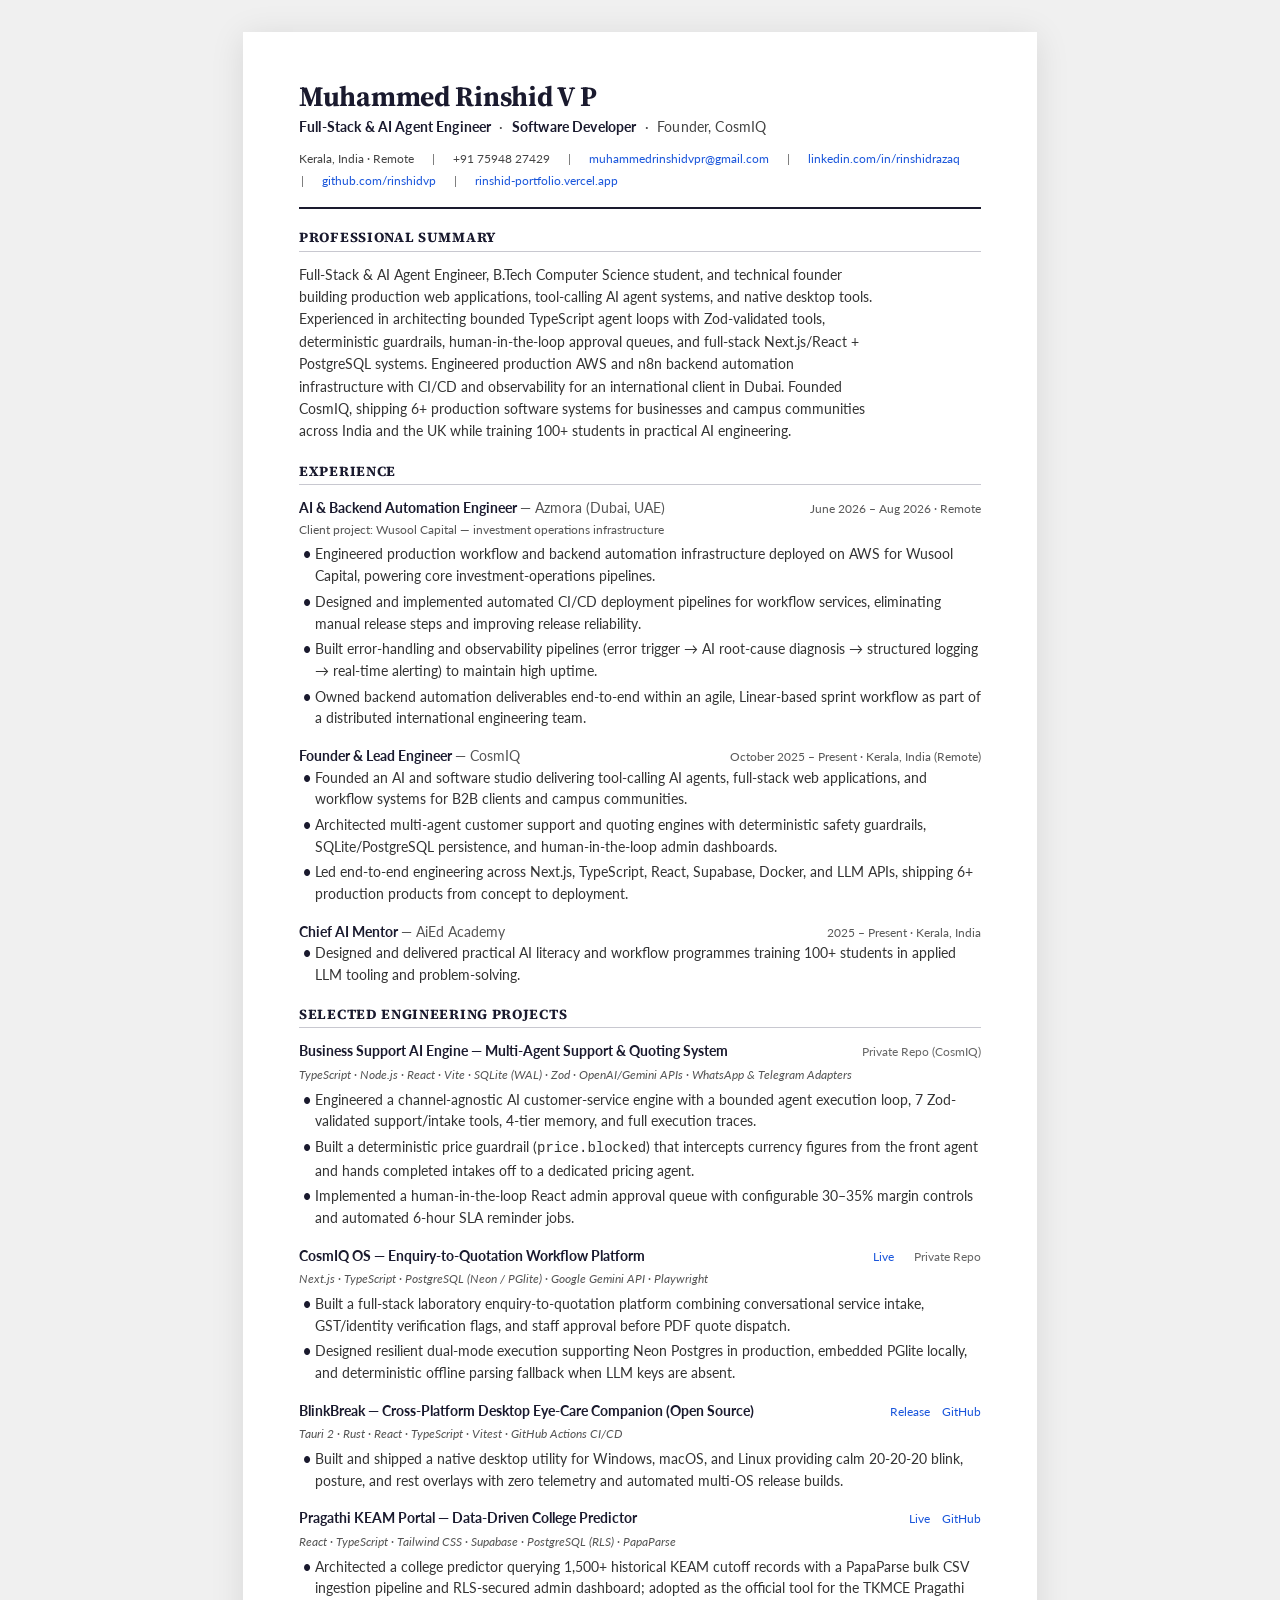
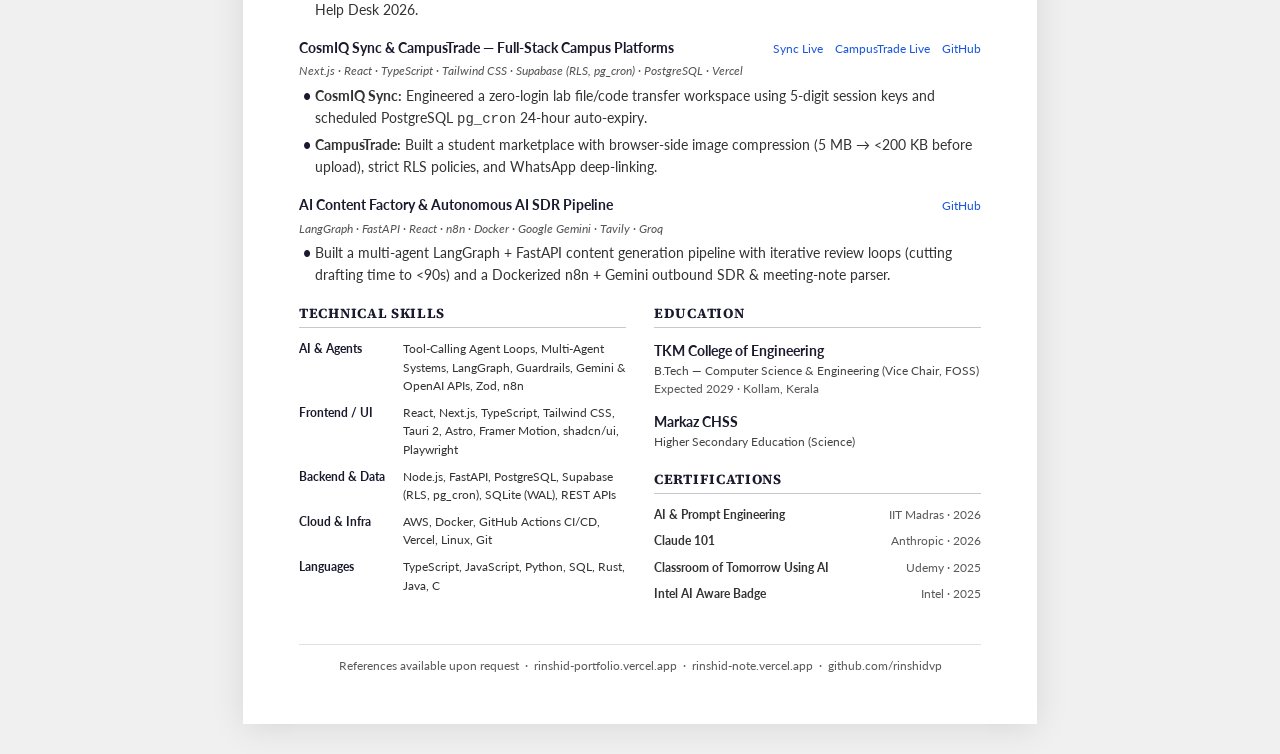
<file: Rinshid_CV.html>
<!DOCTYPE html>
<html lang="en">
<head>
<meta charset="UTF-8">
<meta name="viewport" content="width=device-width, initial-scale=1.0">
<title>Muhammed Rinshid V P — CV</title>
<link href="https://fonts.googleapis.com/css2?family=Lato:wght@300;400;700;900&family=Source+Serif+4:wght@400;600;700&display=swap" rel="stylesheet">
<style>
  * { margin: 0; padding: 0; box-sizing: border-box; }

  body {
    font-family: 'Lato', Arial, sans-serif;
    background: #f0f0f0;
    color: #1a1a1a;
    font-size: 14px;
    line-height: 1.55;
    -webkit-print-color-adjust: exact;
    print-color-adjust: exact;
  }

  .page {
    max-width: 794px;
    margin: 32px auto;
    background: #ffffff;
    padding: 48px 56px;
    box-shadow: 0 4px 32px rgba(0,0,0,0.10);
  }

  /* HEADER */
  .header {
    border-bottom: 2px solid #1a1a2e;
    padding-bottom: 16px;
    margin-bottom: 20px;
  }

  h1 {
    font-family: 'Source Serif 4', Georgia, serif;
    font-size: 28px;
    font-weight: 700;
    letter-spacing: -0.01em;
    color: #1a1a2e;
    line-height: 1.15;
  }

  .headline {
    font-size: 14px;
    color: #444;
    margin-top: 4px;
    font-weight: 400;
    letter-spacing: 0.01em;
  }

  .headline span {
    color: #1a1a2e;
    font-weight: 700;
  }

  .contact-row {
    display: flex;
    flex-wrap: wrap;
    align-items: center;
    gap: 4px 16px;
    margin-top: 12px;
    font-size: 12px;
    color: #444;
  }

  .contact-row a {
    color: #1a56db;
    text-decoration: none;
  }

  .contact-row a:hover,
  .proj-links a:hover { text-decoration: underline; }

  a:focus-visible {
    outline: 2px solid #1a56db;
    outline-offset: 2px;
  }

  .contact-row .c { color: #666; margin: 0 2px; }

  /* SECTION */
  .section {
    margin-bottom: 20px;
  }

  .section-title {
    font-family: 'Source Serif 4', Georgia, serif;
    font-size: 14px;
    font-weight: 700;
    letter-spacing: 0.05em;
    text-transform: uppercase;
    color: #1a1a2e;
    border-bottom: 1px solid #c8c8d0;
    padding-bottom: 4px;
    margin-bottom: 12px;
    line-height: 1.25;
  }

  /* SUMMARY */
  .summary p {
    font-size: 14px;
    color: #333;
    line-height: 1.6;
    max-width: 72ch;
  }

  /* EXPERIENCE */
  .exp-item {
    margin-bottom: 16px;
  }

  .exp-top {
    display: flex;
    justify-content: space-between;
    align-items: baseline;
    gap: 8px 16px;
  }

  .exp-role {
    font-weight: 700;
    font-size: 14px;
    color: #1a1a2e;
  }

  .exp-company {
    font-weight: 400;
    color: #555;
  }

  .exp-date {
    font-size: 12px;
    color: #595959;
    white-space: nowrap;
    flex-shrink: 0;
  }

  .exp-sub {
    font-size: 12px;
    color: #555;
    margin-bottom: 4px;
    margin-top: 2px;
  }

  .bullets {
    list-style: none;
    padding: 0;
  }

  .bullets li {
    font-size: 14px;
    color: #333;
    padding-left: 16px;
    position: relative;
    margin-bottom: 4px;
    line-height: 1.55;
  }

  .bullets li::before {
    content: '•';
    position: absolute;
    left: 4px;
    color: #1a1a2e;
    font-weight: 700;
  }

  /* PROJECTS */
  .proj-item {
    margin-bottom: 16px;
  }

  .proj-top {
    display: flex;
    justify-content: space-between;
    align-items: baseline;
    gap: 8px 16px;
  }

  .proj-name {
    font-weight: 700;
    font-size: 14px;
    color: #1a1a2e;
  }

  .proj-links {
    font-size: 12px;
    color: #1a56db;
    white-space: nowrap;
    flex-shrink: 0;
    display: inline-flex;
    flex-wrap: wrap;
    gap: 4px 12px;
  }

  .proj-links a {
    color: #1a56db;
    text-decoration: none;
  }

  .proj-tech {
    font-size: 12px;
    color: #555;
    font-style: italic;
    margin: 4px 0;
  }

  /* TWO-COL LOWER */
  .two-col {
    display: grid;
    grid-template-columns: 1fr 1fr;
    gap: 28px;
  }

  /* SKILLS */
  .skill-row {
    display: flex;
    margin-bottom: 8px;
    gap: 8px;
    align-items: baseline;
  }

  .skill-cat {
    font-weight: 700;
    font-size: 12px;
    color: #1a1a2e;
    min-width: 96px;
    flex-shrink: 0;
  }

  .skill-list {
    font-size: 12px;
    color: #333;
  }

  /* EDUCATION */
  .edu-item {
    margin-bottom: 12px;
  }

  .edu-school {
    font-weight: 700;
    font-size: 14px;
    color: #1a1a2e;
  }

  .edu-degree {
    font-size: 12px;
    color: #444;
  }

  .edu-year {
    font-size: 12px;
    color: #595959;
  }

  /* CERTS */
  .cert-item {
    margin-bottom: 8px;
    display: flex;
    justify-content: space-between;
    align-items: baseline;
    gap: 8px;
  }

  .cert-name {
    font-size: 12px;
    color: #333;
    font-weight: 700;
  }

  .cert-org {
    font-size: 12px;
    color: #595959;
    white-space: nowrap;
  }

  /* FOOTER */
  .footer {
    margin-top: 20px;
    padding-top: 12px;
    border-top: 1px solid #e0e0e8;
    text-align: center;
    font-size: 12px;
    color: #595959;
  }

  @media (max-width: 640px) {
    .page {
      margin: 0;
      padding: 24px 20px;
      box-shadow: none;
    }
    .contact-row {
      gap: 4px 12px;
    }
    .contact-row .c {
      display: none;
    }
    .contact-row a,
    .proj-links a {
      display: inline-flex;
      align-items: center;
      min-height: 40px;
      padding: 4px 0;
    }
    .exp-top,
    .proj-top,
    .cert-item {
      flex-direction: column;
      align-items: flex-start;
      gap: 2px;
    }
    .exp-date,
    .proj-links,
    .cert-org {
      white-space: normal;
    }
    .two-col {
      grid-template-columns: 1fr;
      gap: 16px;
    }
    .skill-row {
      flex-direction: column;
      gap: 2px;
    }
    .skill-cat {
      min-width: 0;
    }
  }

  @media print {
    body { background: #fff; font-size: 12px; }
    .page { margin: 0; box-shadow: none; padding: 36px 44px; }
    .summary p, .bullets li { font-size: 12px; max-width: none; }
    .section { margin-bottom: 14px; }
    .exp-item, .proj-item { margin-bottom: 12px; }
  }
</style>
</head>
<body>
<div class="page">

  <!-- HEADER -->
  <div class="header">
    <h1>Muhammed Rinshid V P</h1>
    <div class="headline">
      <span>Full-Stack &amp; AI Agent Engineer</span> &nbsp;·&nbsp;
      <span>Software Developer</span> &nbsp;·&nbsp;
      Founder, CosmIQ
    </div>
    <div class="contact-row">
      <span>Kerala, India · Remote</span>
      <span class="c">|</span>
      <span>+91 75948 27429</span>
      <span class="c">|</span>
      <a href="mailto:muhammedrinshidvpr@gmail.com">muhammedrinshidvpr@gmail.com</a>
      <span class="c">|</span>
      <a href="https://linkedin.com/in/rinshidrazaq">linkedin.com/in/rinshidrazaq</a>
      <span class="c">|</span>
      <a href="https://github.com/rinshidvp">github.com/rinshidvp</a>
      <span class="c">|</span>
      <a href="https://rinshid-portfolio.vercel.app">rinshid-portfolio.vercel.app</a>
    </div>
  </div>

  <!-- PROFESSIONAL SUMMARY -->
  <div class="section summary">
    <h2 class="section-title">Professional Summary</h2>
    <p>
      Full-Stack &amp; AI Agent Engineer, B.Tech Computer Science student, and technical founder building production web applications, tool-calling AI agent systems, and native desktop tools. Experienced in architecting bounded TypeScript agent loops with Zod-validated tools, deterministic guardrails, human-in-the-loop approval queues, and full-stack Next.js/React + PostgreSQL systems. Engineered production AWS and n8n backend automation infrastructure with CI/CD and observability for an international client in Dubai. Founded CosmIQ, shipping 6+ production software systems for businesses and campus communities across India and the UK while training 100+ students in practical AI engineering.
    </p>
  </div>

  <!-- EXPERIENCE -->
  <div class="section">
    <h2 class="section-title">Experience</h2>

    <div class="exp-item">
      <div class="exp-top">
        <div class="exp-role">AI &amp; Backend Automation Engineer <span class="exp-company">— Azmora (Dubai, UAE)</span></div>
        <div class="exp-date">June 2026 – Aug 2026 · Remote</div>
      </div>
      <div class="exp-sub">Client project: Wusool Capital — investment operations infrastructure</div>
      <ul class="bullets">
        <li>Engineered production workflow and backend automation infrastructure deployed on AWS for Wusool Capital, powering core investment-operations pipelines.</li>
        <li>Designed and implemented automated CI/CD deployment pipelines for workflow services, eliminating manual release steps and improving release reliability.</li>
        <li>Built error-handling and observability pipelines (error trigger → AI root-cause diagnosis → structured logging → real-time alerting) to maintain high uptime.</li>
        <li>Owned backend automation deliverables end-to-end within an agile, Linear-based sprint workflow as part of a distributed international engineering team.</li>
      </ul>
    </div>

    <div class="exp-item">
      <div class="exp-top">
        <div class="exp-role">Founder &amp; Lead Engineer <span class="exp-company">— CosmIQ</span></div>
        <div class="exp-date">October 2025 – Present · Kerala, India (Remote)</div>
      </div>
      <ul class="bullets">
        <li>Founded an AI and software studio delivering tool-calling AI agents, full-stack web applications, and workflow systems for B2B clients and campus communities.</li>
        <li>Architected multi-agent customer support and quoting engines with deterministic safety guardrails, SQLite/PostgreSQL persistence, and human-in-the-loop admin dashboards.</li>
        <li>Led end-to-end engineering across Next.js, TypeScript, React, Supabase, Docker, and LLM APIs, shipping 6+ production products from concept to deployment.</li>
      </ul>
    </div>

    <div class="exp-item">
      <div class="exp-top">
        <div class="exp-role">Chief AI Mentor <span class="exp-company">— AiEd Academy</span></div>
        <div class="exp-date">2025 – Present · Kerala, India</div>
      </div>
      <ul class="bullets">
        <li>Designed and delivered practical AI literacy and workflow programmes training 100+ students in applied LLM tooling and problem-solving.</li>
      </ul>
    </div>
  </div>

  <!-- PROJECTS -->
  <div class="section">
    <h2 class="section-title">Selected Engineering Projects</h2>

    <div class="proj-item">
      <div class="proj-top">
        <div class="proj-name">Business Support AI Engine — Multi-Agent Support &amp; Quoting System</div>
        <div class="proj-links">
          <span style="color:#666;">Private Repo (CosmIQ)</span>
        </div>
      </div>
      <div class="proj-tech">TypeScript · Node.js · React · Vite · SQLite (WAL) · Zod · OpenAI/Gemini APIs · WhatsApp &amp; Telegram Adapters</div>
      <ul class="bullets">
        <li>Engineered a channel-agnostic AI customer-service engine with a bounded agent execution loop, 7 Zod-validated support/intake tools, 4-tier memory, and full execution traces.</li>
        <li>Built a deterministic price guardrail (<code>price.blocked</code>) that intercepts currency figures from the front agent and hands completed intakes off to a dedicated pricing agent.</li>
        <li>Implemented a human-in-the-loop React admin approval queue with configurable 30–35% margin controls and automated 6-hour SLA reminder jobs.</li>
      </ul>
    </div>

    <div class="proj-item">
      <div class="proj-top">
        <div class="proj-name">CosmIQ OS — Enquiry-to-Quotation Workflow Platform</div>
        <div class="proj-links">
          <a href="https://cosmiq-os.vercel.app/">Live</a>
          <span style="color:#666; margin-left:8px;">Private Repo</span>
        </div>
      </div>
      <div class="proj-tech">Next.js · TypeScript · PostgreSQL (Neon / PGlite) · Google Gemini API · Playwright</div>
      <ul class="bullets">
        <li>Built a full-stack laboratory enquiry-to-quotation platform combining conversational service intake, GST/identity verification flags, and staff approval before PDF quote dispatch.</li>
        <li>Designed resilient dual-mode execution supporting Neon Postgres in production, embedded PGlite locally, and deterministic offline parsing fallback when LLM keys are absent.</li>
      </ul>
    </div>

    <div class="proj-item">
      <div class="proj-top">
        <div class="proj-name">BlinkBreak — Cross-Platform Desktop Eye-Care Companion (Open Source)</div>
        <div class="proj-links">
          <a href="https://github.com/rinshidvp/blinkbreak/releases/latest">Release</a>
          <a href="https://github.com/rinshidvp/blinkbreak">GitHub</a>
        </div>
      </div>
      <div class="proj-tech">Tauri 2 · Rust · React · TypeScript · Vitest · GitHub Actions CI/CD</div>
      <ul class="bullets">
        <li>Built and shipped a native desktop utility for Windows, macOS, and Linux providing calm 20-20-20 blink, posture, and rest overlays with zero telemetry and automated multi-OS release builds.</li>
      </ul>
    </div>

    <div class="proj-item">
      <div class="proj-top">
        <div class="proj-name">Pragathi KEAM Portal — Data-Driven College Predictor</div>
        <div class="proj-links">
          <a href="https://pragathi-keam-portal.lovable.app/">Live</a>
          <a href="https://github.com/rinshidvp/pragathi-keam-portal">GitHub</a>
        </div>
      </div>
      <div class="proj-tech">React · TypeScript · Tailwind CSS · Supabase · PostgreSQL (RLS) · PapaParse</div>
      <ul class="bullets">
        <li>Architected a college predictor querying 1,500+ historical KEAM cutoff records with a PapaParse bulk CSV ingestion pipeline and RLS-secured admin dashboard; adopted as the official tool for the TKMCE Pragathi Help Desk 2026.</li>
      </ul>
    </div>

    <div class="proj-item">
      <div class="proj-top">
        <div class="proj-name">CosmIQ Sync &amp; CampusTrade — Full-Stack Campus Platforms</div>
        <div class="proj-links">
          <a href="https://cosmiq-sync.vercel.app/">Sync Live</a>
          <a href="https://campustrade-cosmiq.vercel.app/">CampusTrade Live</a>
          <a href="https://github.com/rinshidvp/cosmiq-sync">GitHub</a>
        </div>
      </div>
      <div class="proj-tech">Next.js · React · TypeScript · Tailwind CSS · Supabase (RLS, pg_cron) · PostgreSQL · Vercel</div>
      <ul class="bullets">
        <li><strong>CosmIQ Sync:</strong> Engineered a zero-login lab file/code transfer workspace using 5-digit session keys and scheduled PostgreSQL <code>pg_cron</code> 24-hour auto-expiry.</li>
        <li><strong>CampusTrade:</strong> Built a student marketplace with browser-side image compression (5 MB → &lt;200 KB before upload), strict RLS policies, and WhatsApp deep-linking.</li>
      </ul>
    </div>

    <div class="proj-item">
      <div class="proj-top">
        <div class="proj-name">AI Content Factory &amp; Autonomous AI SDR Pipeline</div>
        <div class="proj-links">
          <a href="https://github.com/rinshidvp/ai-meeting-architect">GitHub</a>
        </div>
      </div>
      <div class="proj-tech">LangGraph · FastAPI · React · n8n · Docker · Google Gemini · Tavily · Groq</div>
      <ul class="bullets">
        <li>Built a multi-agent LangGraph + FastAPI content generation pipeline with iterative review loops (cutting drafting time to &lt;90s) and a Dockerized n8n + Gemini outbound SDR &amp; meeting-note parser.</li>
      </ul>
    </div>
  </div>

  <!-- SKILLS + EDUCATION/CERTS -->
  <div class="two-col">
    <div>
      <!-- SKILLS -->
      <div class="section">
        <h2 class="section-title">Technical Skills</h2>
        <div class="skill-row">
          <span class="skill-cat">AI &amp; Agents</span>
          <span class="skill-list">Tool-Calling Agent Loops, Multi-Agent Systems, LangGraph, Guardrails, Gemini &amp; OpenAI APIs, Zod, n8n</span>
        </div>
        <div class="skill-row">
          <span class="skill-cat">Frontend / UI</span>
          <span class="skill-list">React, Next.js, TypeScript, Tailwind CSS, Tauri 2, Astro, Framer Motion, shadcn/ui, Playwright</span>
        </div>
        <div class="skill-row">
          <span class="skill-cat">Backend &amp; Data</span>
          <span class="skill-list">Node.js, FastAPI, PostgreSQL, Supabase (RLS, pg_cron), SQLite (WAL), REST APIs</span>
        </div>
        <div class="skill-row">
          <span class="skill-cat">Cloud &amp; Infra</span>
          <span class="skill-list">AWS, Docker, GitHub Actions CI/CD, Vercel, Linux, Git</span>
        </div>
        <div class="skill-row">
          <span class="skill-cat">Languages</span>
          <span class="skill-list">TypeScript, JavaScript, Python, SQL, Rust, Java, C</span>
        </div>
      </div>
    </div>

    <div>
      <!-- EDUCATION -->
      <div class="section">
        <h2 class="section-title">Education</h2>
        <div class="edu-item">
          <div class="edu-school">TKM College of Engineering</div>
          <div class="edu-degree">B.Tech — Computer Science &amp; Engineering (Vice Chair, FOSS)</div>
          <div class="edu-year">Expected 2029 · Kollam, Kerala</div>
        </div>
        <div class="edu-item">
          <div class="edu-school">Markaz CHSS</div>
          <div class="edu-degree">Higher Secondary Education (Science)</div>
        </div>
      </div>

      <!-- CERTIFICATIONS -->
      <div class="section">
        <h2 class="section-title">Certifications</h2>
        <div class="cert-item">
          <span class="cert-name">AI &amp; Prompt Engineering</span>
          <span class="cert-org">IIT Madras · 2026</span>
        </div>
        <div class="cert-item">
          <span class="cert-name">Claude 101</span>
          <span class="cert-org">Anthropic · 2026</span>
        </div>
        <div class="cert-item">
          <span class="cert-name">Classroom of Tomorrow Using AI</span>
          <span class="cert-org">Udemy · 2025</span>
        </div>
        <div class="cert-item">
          <span class="cert-name">Intel AI Aware Badge</span>
          <span class="cert-org">Intel · 2025</span>
        </div>
      </div>
    </div>
  </div>

  <!-- FOOTER -->
  <div class="footer">
    References available upon request &nbsp;·&nbsp; rinshid-portfolio.vercel.app &nbsp;·&nbsp; rinshid-note.vercel.app &nbsp;·&nbsp; github.com/rinshidvp
  </div>

</div>
</body>
</html>
</file>
